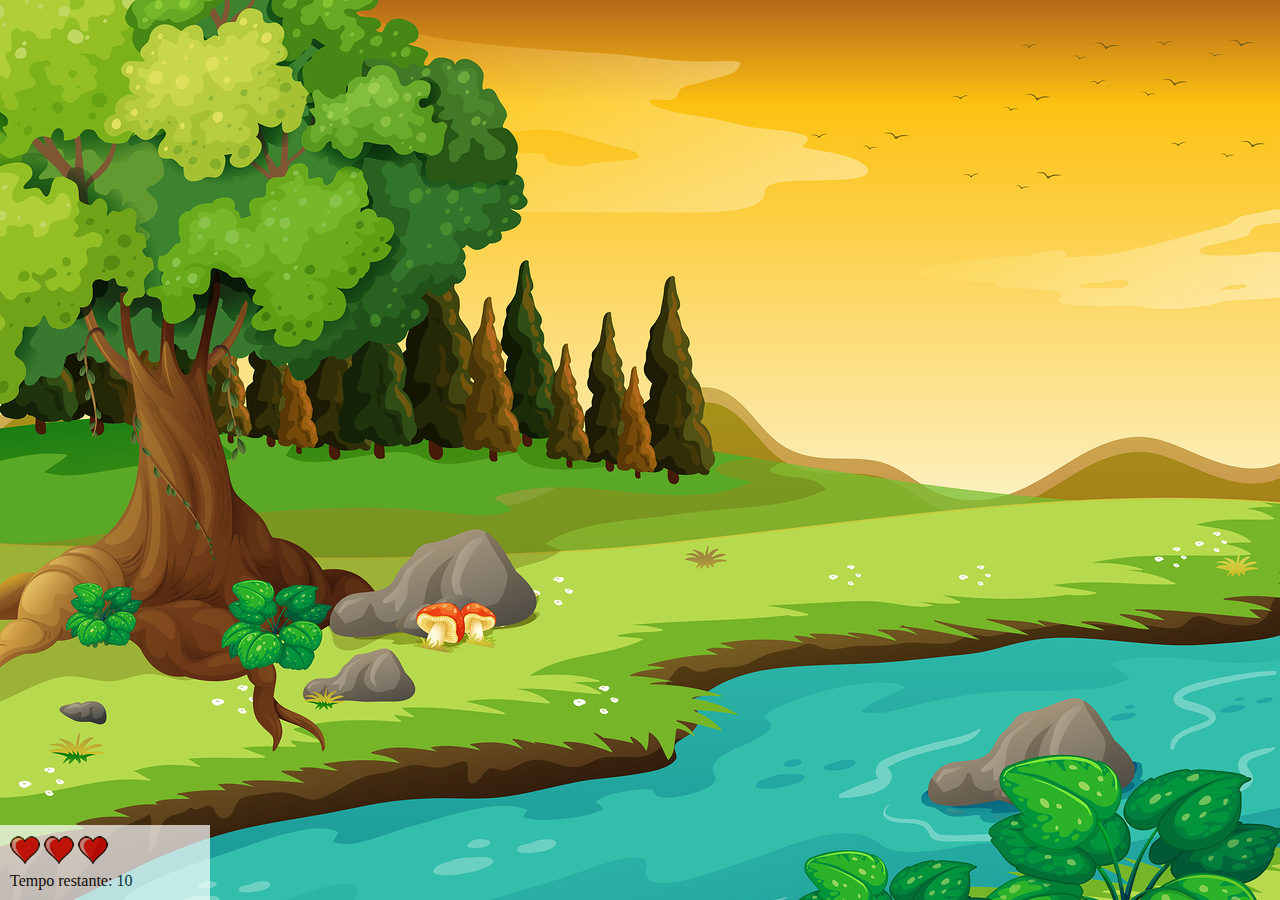
<file: index.html>
<!DOCTYPE html>
<html>
<head>
	<meta charset="utf-8">
	<meta name="viewport" content="width=device-width, initial-scale=1">
	<title>Jogo mata mosquitos</title>
	<script src="jogo.js"></script>
	<link rel = "stylesheet" href="estilo.css">
</head>
<body onresize="ajustaTamanhoJogo()">
	<div class="painel">
		<div class="vidas">
			<img id="v1" src="imagens/coracao_cheio.png" />
			<img id="v2" src="imagens/coracao_cheio.png" />
			<img id="v3" src="imagens/coracao_cheio.png" />
		</div>
		<div>
			<br><br>
			Tempo restante: <span id="cronometro"></span>
		</div>
	</div>
	<script>
		var nivel = window.location.search
		nivel = nivel.replace("?", "")
	
		var criaMosquitoTempo = 1500

		if(nivel == 'normal'){
			//1500 milisegundos
			criaMosquitoTempo = 1500
		}else if(nivel == 'dificil'){
			//1000 milisegundos
			criaMosquitoTempo = 1000
		}else if(nivel == 'chucknorris'){
			//750 milisegundos
			criaMosquitoTempo = 750
		}
		document.getElementById('cronometro').innerHTML = tempo

		var criaMosquito = setInterval(function(){
			posicaoRandomica()
		}, criaMosquitoTempo)
	</script>
</body>
</html>
</file>
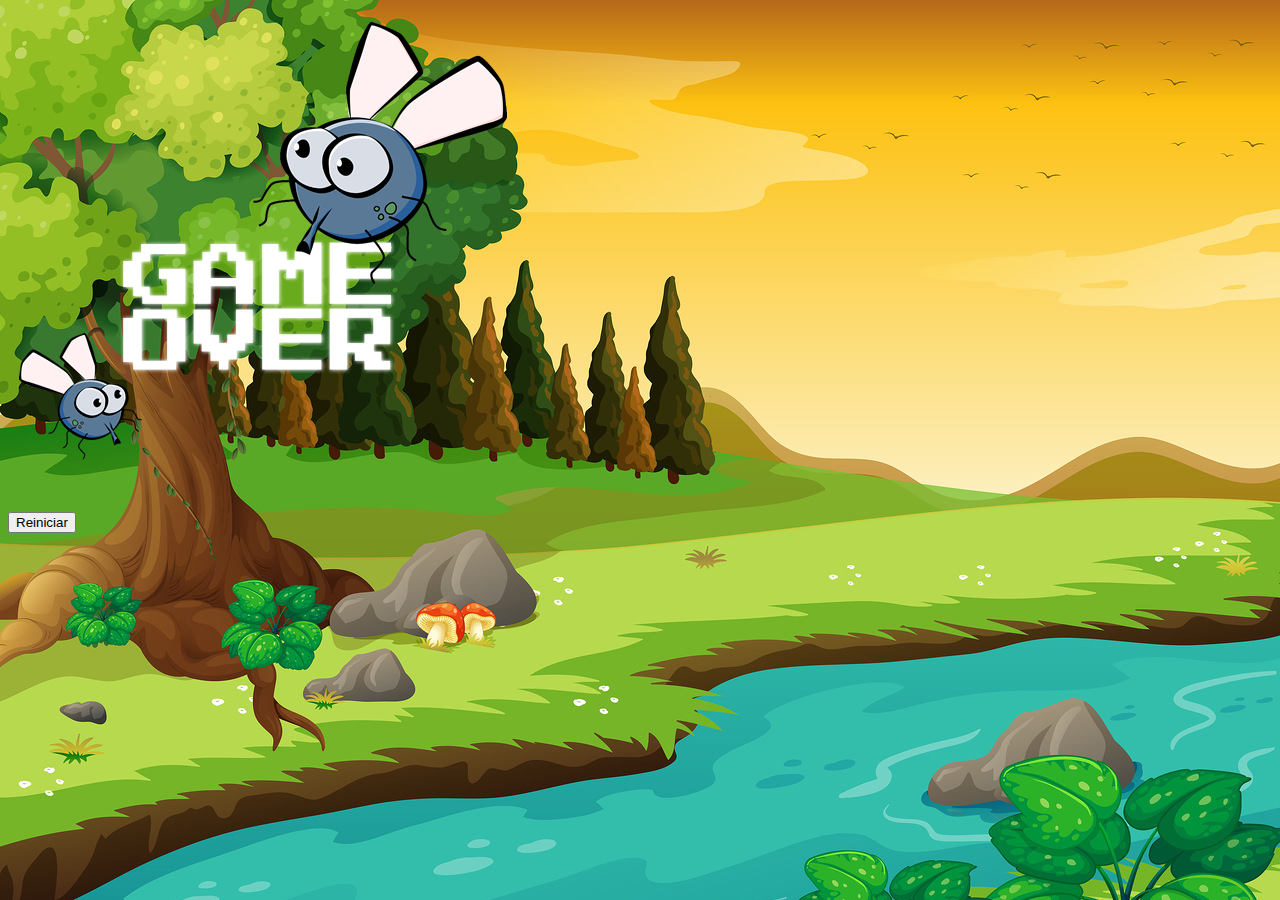
<file: gameover.html>
<!DOCTYPE html>
<html>
<head>
	<meta charset="utf-8">
	<meta name="viewport" content="width=device-width, initial-scale=1">
	<title></title>
	<link href="https://cdn.jsdelivr.net/npm/bootstrap@5.3.0-alpha1/dist/css/bootstrap.min.css" rel="stylesheet" integrity="sha384-GLhlTQ8iRABdZLl6O3oVMWSktQOp6b7In1Zl3/Jr59b6EGGoI1aFkw7cmDA6j6gD" crossorigin="anonymous">
	<link rel="stylesheet" href="estilo.css">
</head>
<body>
	<div class="container"> 
		<div class="row">
			<div class="co1">
				<div class="d-flex justify-content-center">
					<img src="imagens/game_over.png" />
				</div>
			</div>
		</div>
		<div class="row">
			<div class="co1">
				<div class="d-flex justify-content-center">
					<button type="button" class="btn btn-dark btn-lg" onclick="window.location.href = 'pagina_inicial.html'">Reiniciar</button>
				</div>
			</div>
		</div>
	</div>
</body>
</html>
</file>
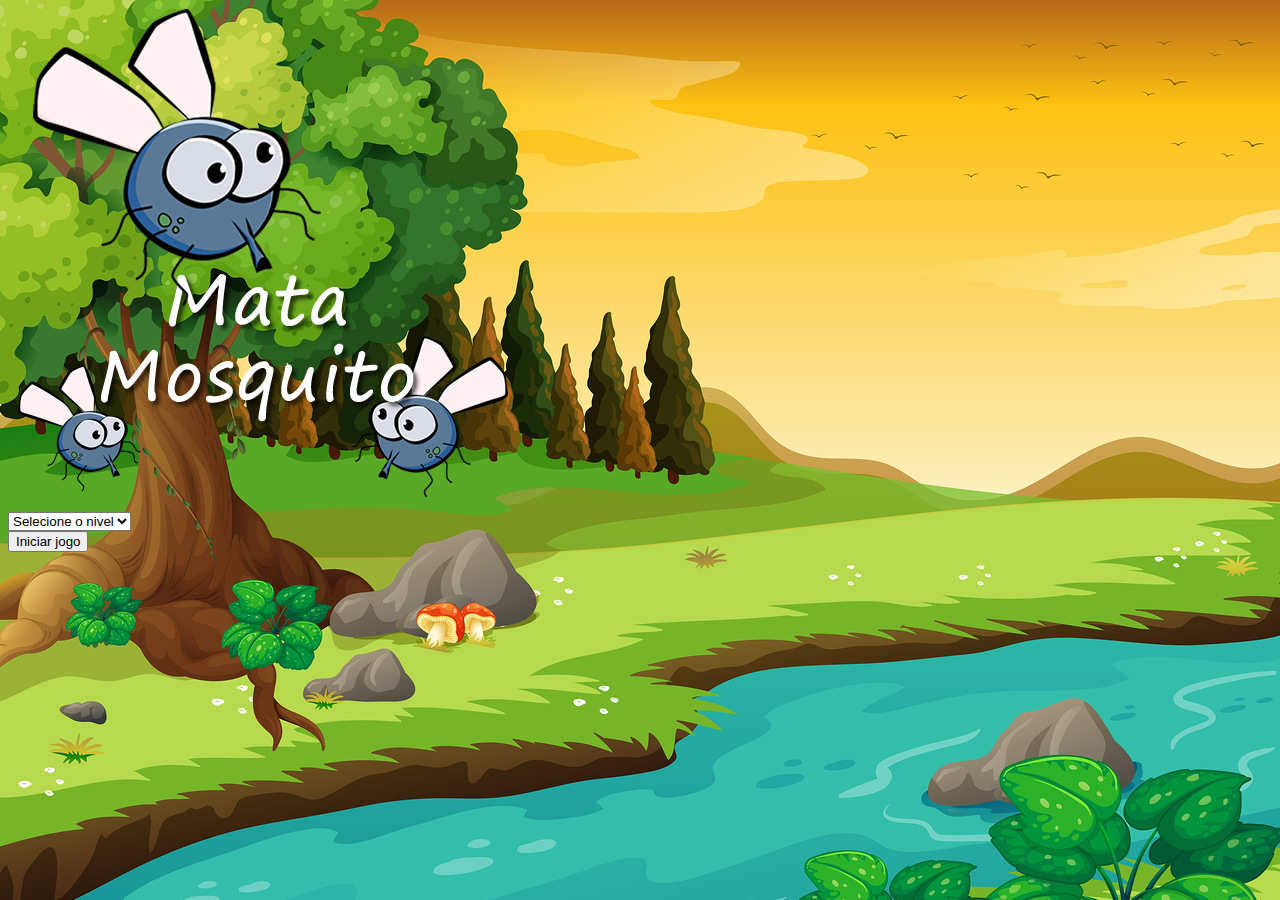
<file: pagina_inicial.html>
<!DOCTYPE html>
<html>
<head>
	<meta charset="utf-8">
	<meta name="viewport" content="width=device-width, initial-scale=1">
	<title></title>
	<link href="https://cdn.jsdelivr.net/npm/bootstrap@5.3.0-alpha1/dist/css/bootstrap.min.css" rel="stylesheet" integrity="sha384-GLhlTQ8iRABdZLl6O3oVMWSktQOp6b7In1Zl3/Jr59b6EGGoI1aFkw7cmDA6j6gD" crossorigin="anonymous">
	<link rel="stylesheet" href="estilo.css">
	<script>
		function iniciarJogo(){
			var nivel = document.getElementById('nivel').value
			if (nivel === ''){
				alert('Selecione um nivel para continuar')
				return false
			}
			window.location.href = "index.html?" + nivel
		}
	</script>
</head>
<body>
	<div class="container"> 
		<div class="row">
			<div class="co1">
				<div class="d-flex justify-content-center">
					<img src="imagens/game.png" />
				</div>
			</div>
		</div>
		<div class="row">
			<div class="co1">
				<div class="d-flex justify-content-center">
					<div class="mb-2">
						<select class="form-control" id="nivel">
							<option value="">Selecione o nivel</option>
							<option value="normal">Normal</option>
							<option value="dificil">Dificil</option>
							<option value="chucknorris">Chuck Norris</option>
						</select>
					</div>
				</div>
			</div>
		</div>
		<div class="row">
			<div class="co1">
				<div class="d-flex justify-content-center">
					<button type="button" class="btn btn-danger btn-lg" onclick="iniciarJogo()">Iniciar jogo</button>
				</div>
			</div>
		</div>
	</div>
</body>
</html>
</file>
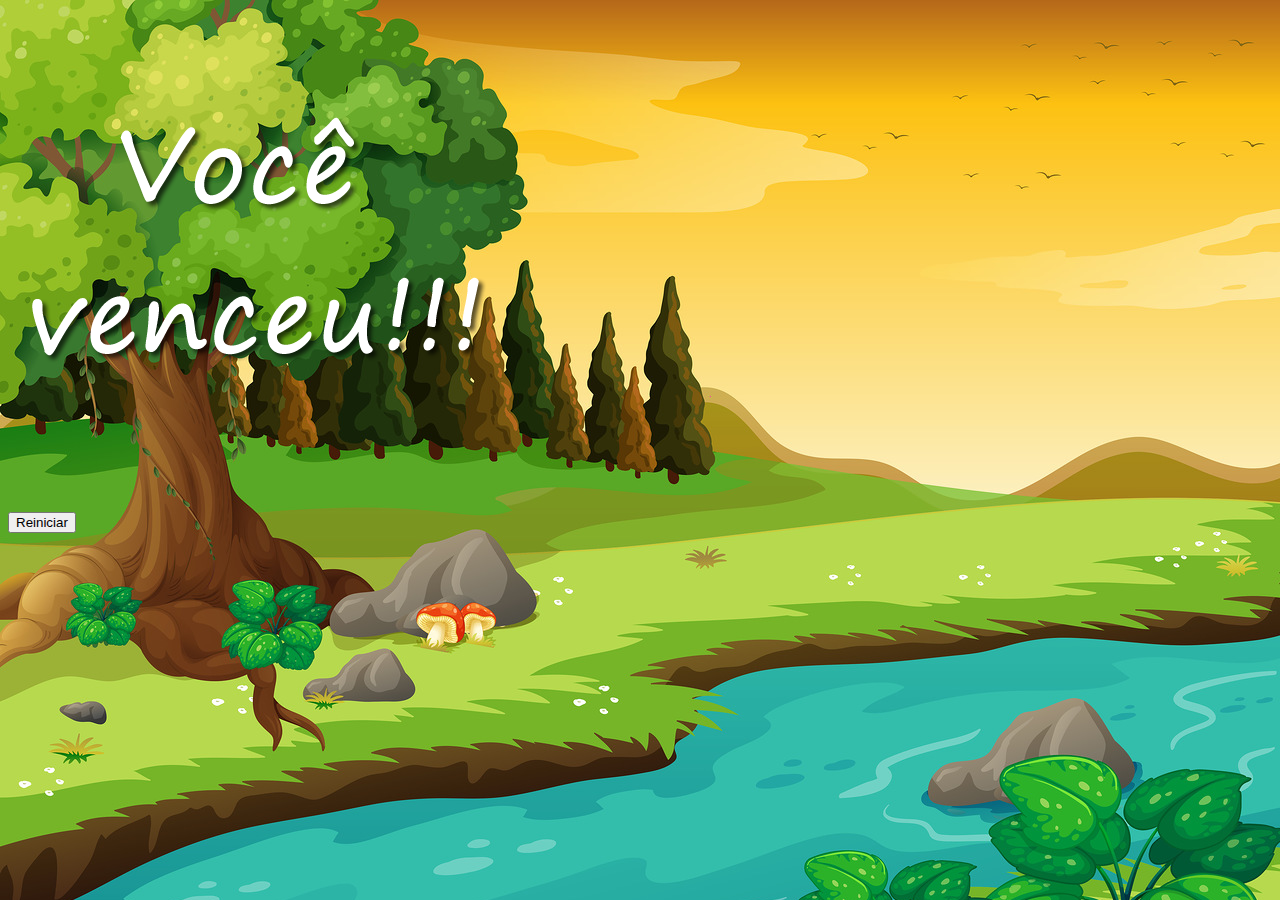
<file: vitoria.html>
<!DOCTYPE html>
<html>
<head>
	<meta charset="utf-8">
	<meta name="viewport" content="width=device-width, initial-scale=1">
	<title></title>
	<link href="https://cdn.jsdelivr.net/npm/bootstrap@5.3.0-alpha1/dist/css/bootstrap.min.css" rel="stylesheet" integrity="sha384-GLhlTQ8iRABdZLl6O3oVMWSktQOp6b7In1Zl3/Jr59b6EGGoI1aFkw7cmDA6j6gD" crossorigin="anonymous">
	<link rel="stylesheet" href="estilo.css">
</head>
<body>
	<div class="container"> 
		<div class="row">
			<div class="co1">
				<div class="d-flex justify-content-center">
					<img src="imagens/vitoria.png" />
				</div>
			</div>
		</div>
		<div class="row">
			<div class="co1">
				<div class="d-flex justify-content-center">
					<button type="button" class="btn btn-dark btn-lg" onclick="window.location.href = 'pagina_inicial.html'">Reiniciar</button>
				</div>
			</div>
		</div>
	</div>
</body>
</html>
</file>
<file: estilo.css>
html{
	cursor: url(imagens/mata_mosca.png) 30 30, auto;
}
body{
	background-image: url(imagens/bg.jpg);
	background-repeat: no-repeat;
}

.mosquito1{
	width: 50px;
	height: 50px;
}
.mosquito2{
	width: 70px;
	height: 70px;
}
.mosquito3{
	width: 90px;
	height: 90px;
}
.ladoA{
	transform: scaleX(1);
}
.ladoB{
	transform: scaleX(-1);
}
.painel{
	position: absolute;
	width: 190px;
	padding: 10px;
	bottom: 0px;
	left: 0px;
	border-top: 1px solid #fff;
	background-color: #fff;
	opacity: 0.7;
}

.vidas{
	float: left;
}
.cronometro{
	float: left;
	font-size: 20px;
	font-weight: bold;
}
</file>
